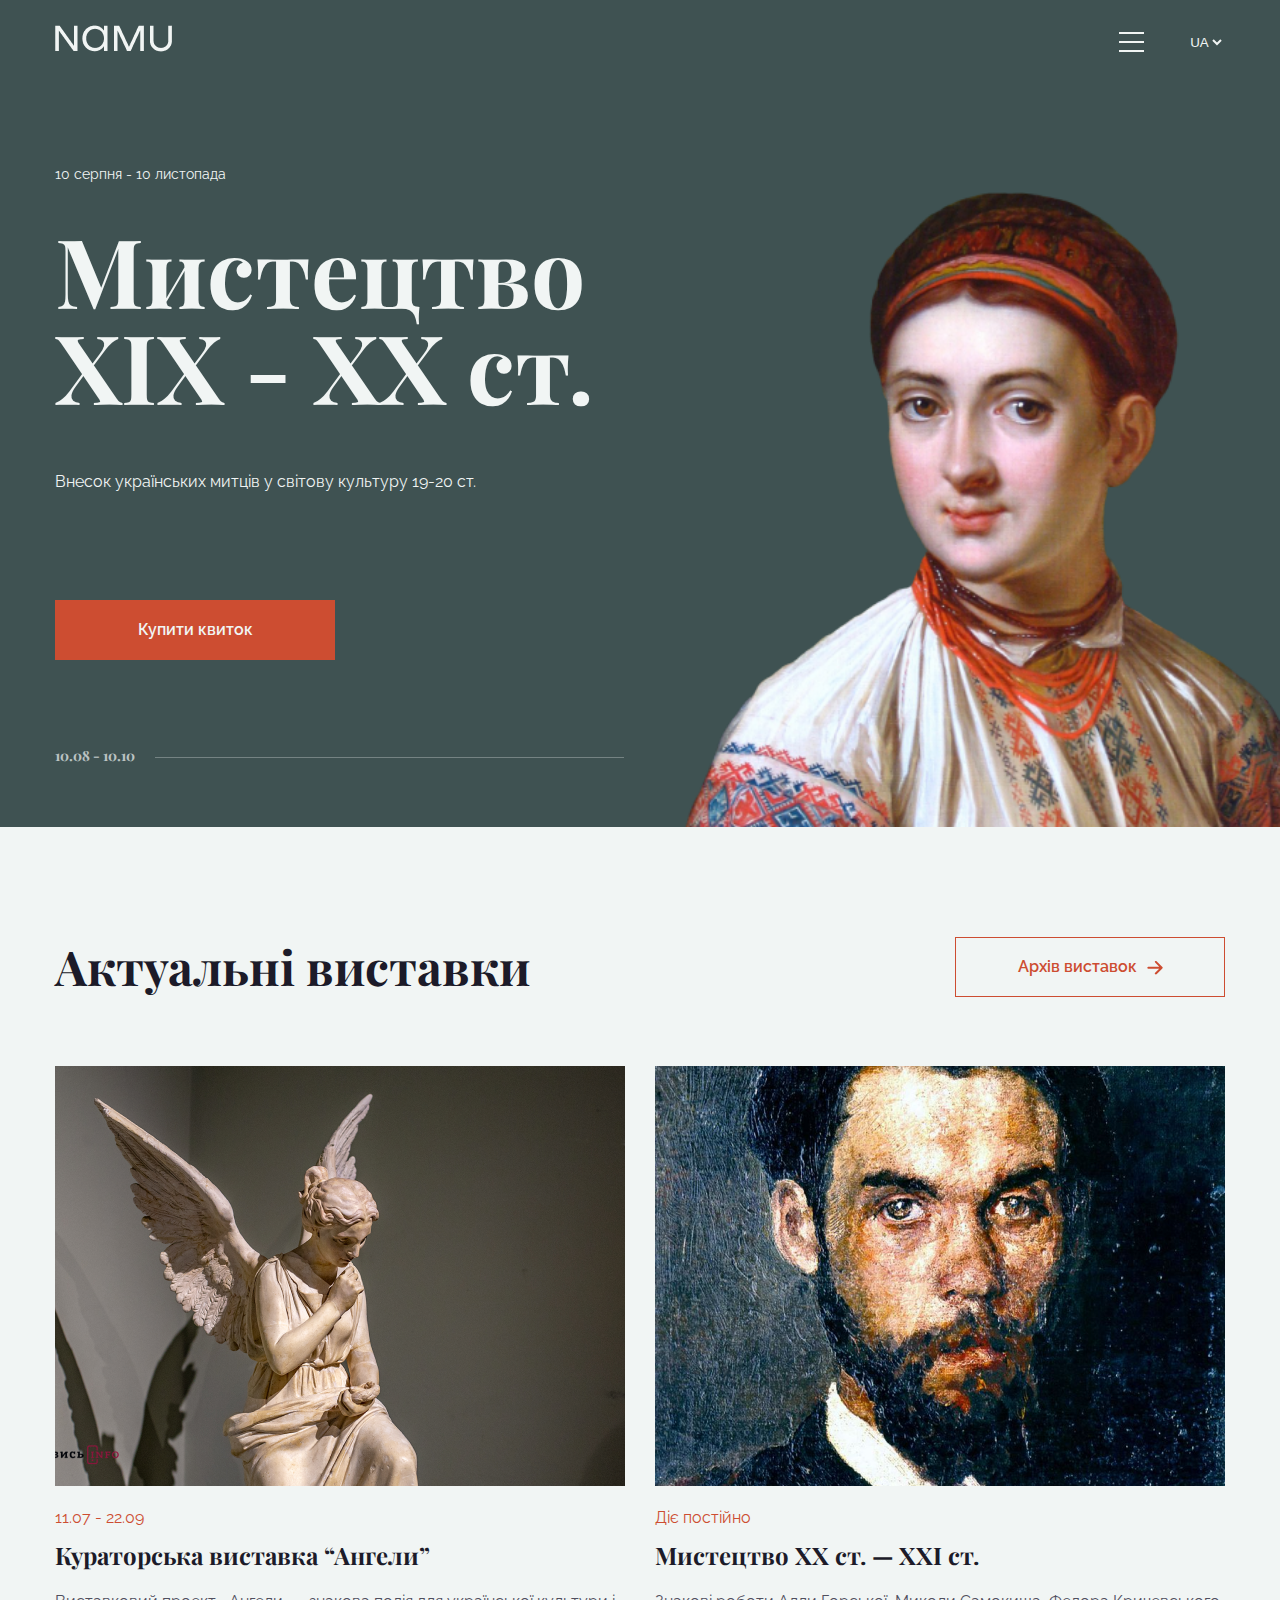
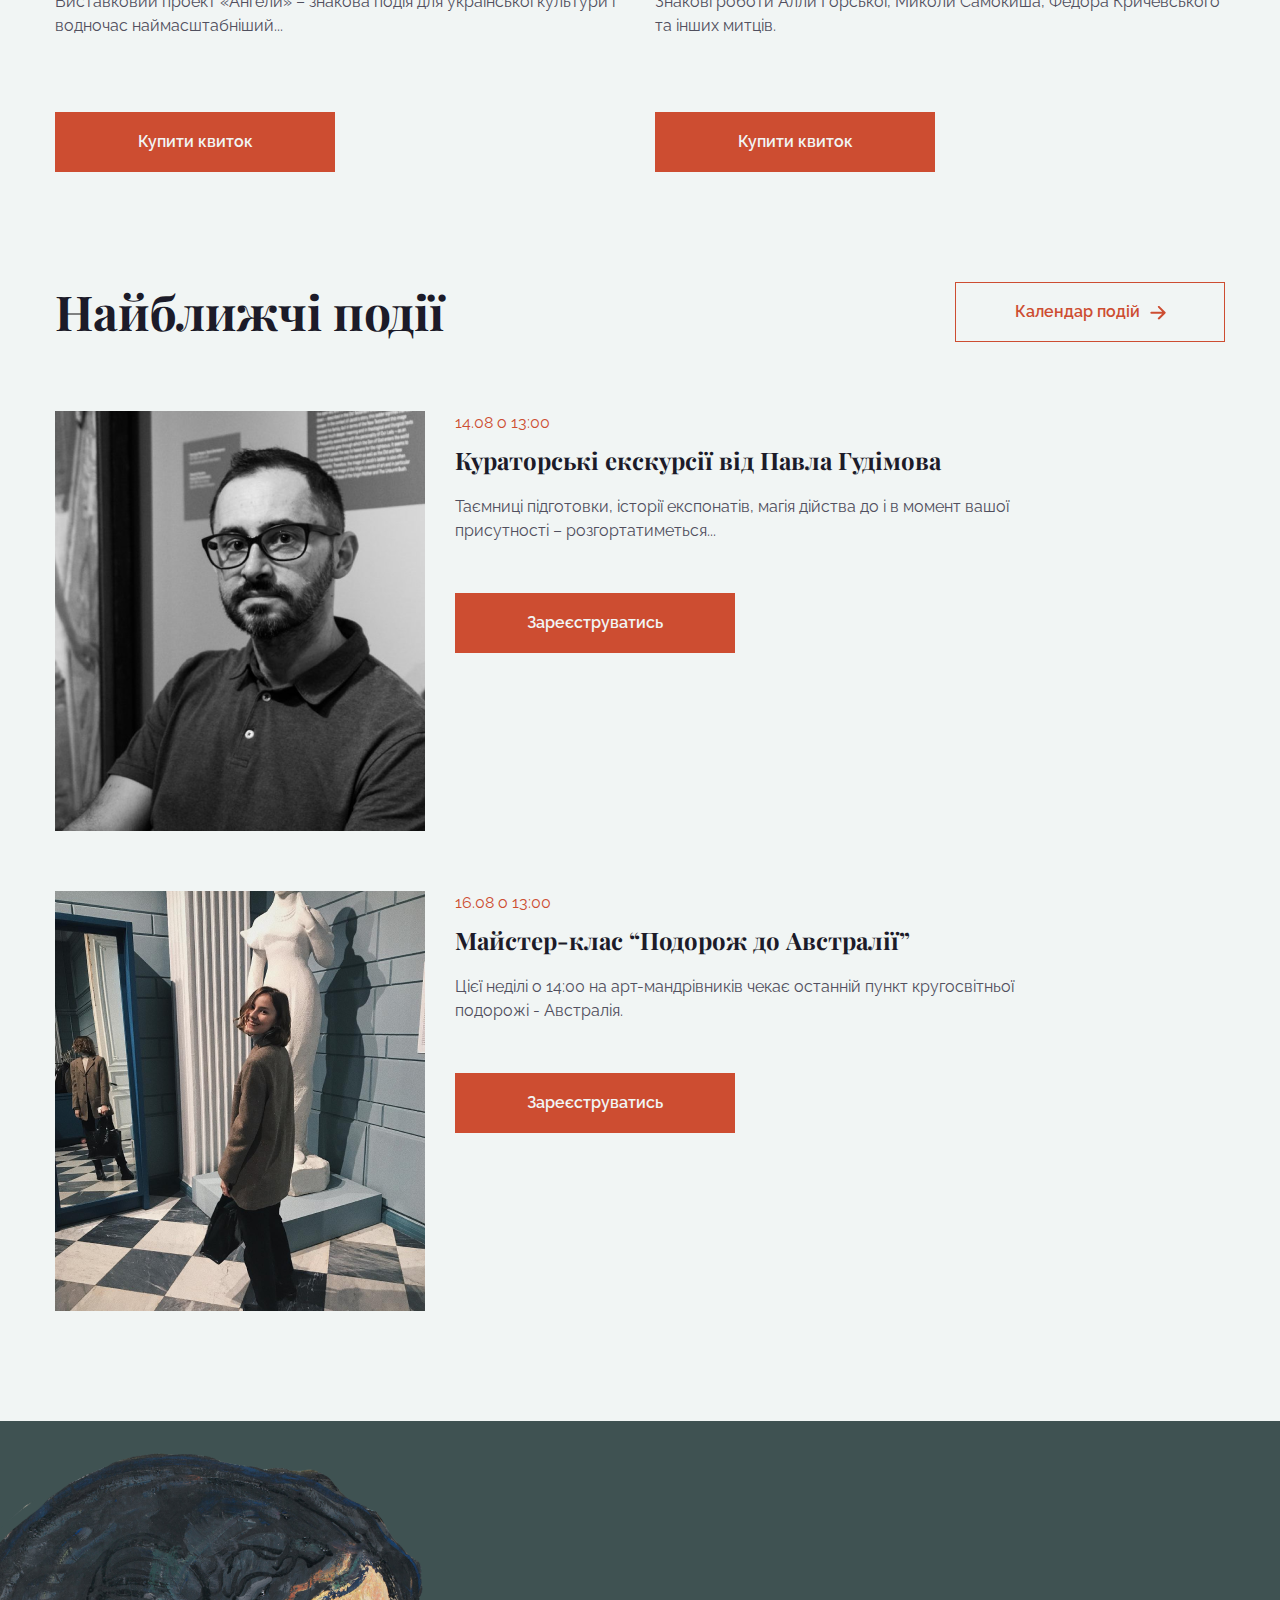
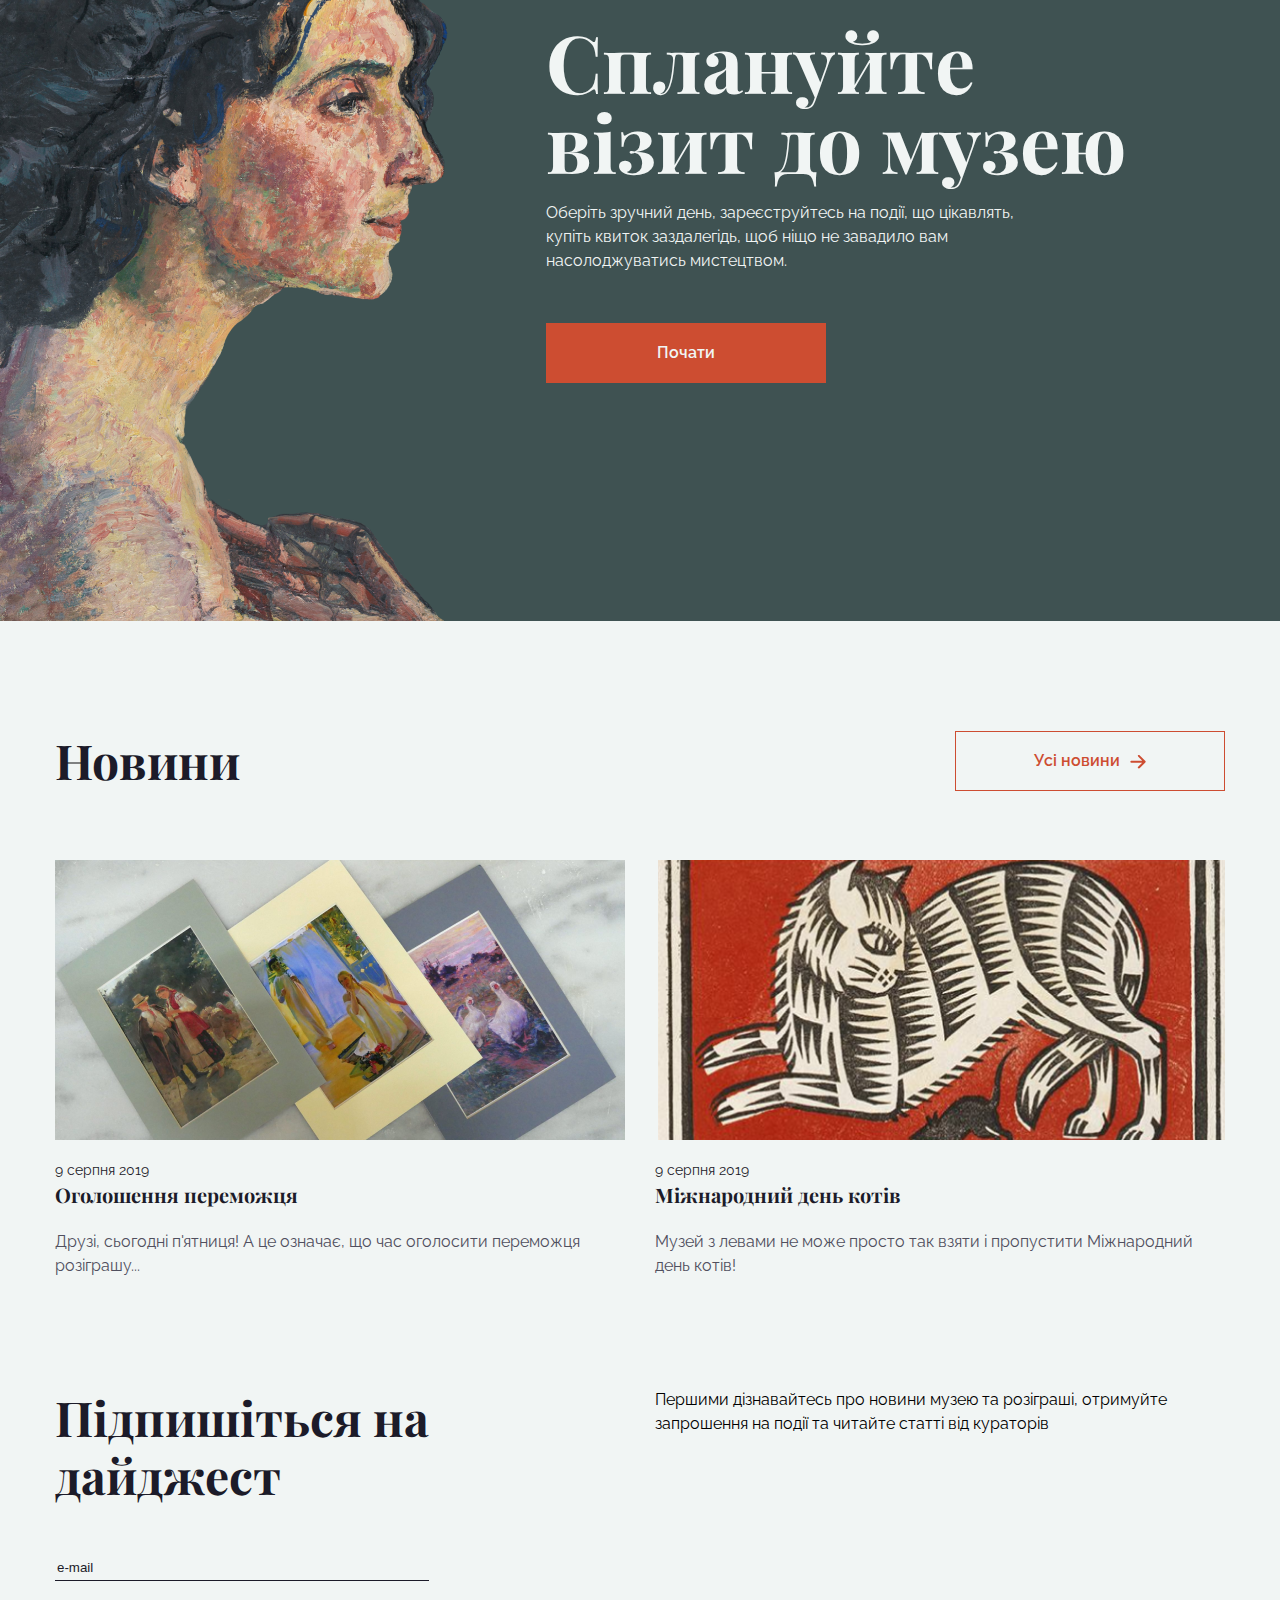
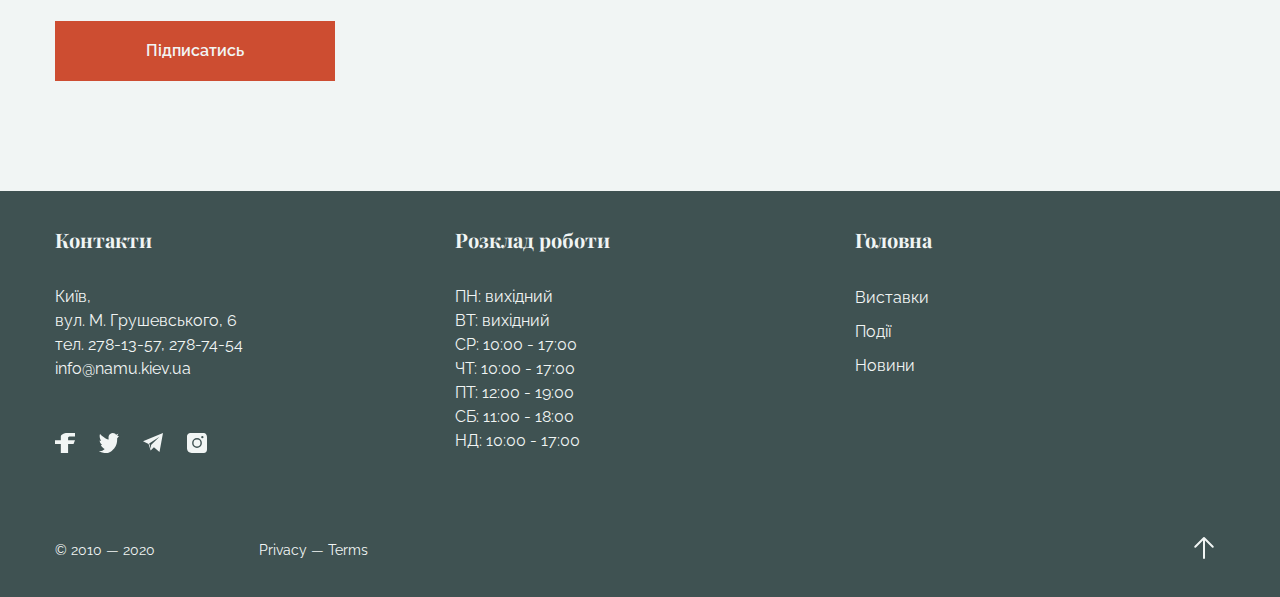
<file: index.html>
<!DOCTYPE html><html lang="en" class="main-page"><head><meta charset="utf-8"><meta name="viewport" content="width=device-width, initial-scale=1.0"><link rel="icon shortcut" type="image/ico" href="favicon.6b5869c2.ico"><link rel="preconnect" href="https://fonts.googleapis.com"><link rel="preconnect" href="https://fonts.gstatic.com"><link href="https://fonts.googleapis.com/css2?family=Playfair+Display:wght@400;500;600;700&display=swap" rel="stylesheet"><link href="https://fonts.googleapis.com/css2?family=Raleway:wght@400;500;600;700&display=swap" rel="stylesheet"><title>NAMU</title><link rel="stylesheet" href="index.b906784b.css"></head><body class="main-page__body"> <header class="header main-page__header main-page__section" id="header"> <div class="header__top"> <a href="#" class="header__logo"> <img src="logo.7ede3a1a.png" alt="NAMU"> </a> <div class="header__icons"> <a href="#menu" class="icon icon--menu"></a> <select class="header__select select"> <option value="ua">UA</option> <option value="en">EN</option> </select> </div> </div> <div class="header__bottom"> <div class="grid"> <div class="grid__item grid__item--1-2 grid__item--desktop-1-3 grid__item--tablet-1-3"> <p class="header__dates"> 10 серпня - 10 листопада </p> </div> <div class="grid__item grid__item--1-2 grid__item--desktop-1-6 grid__item--tablet-1-5"> <h1 class="header__title"> Мистецтво ХІХ - ХХ ст. </h1> </div> <div class="grid__item grid__item--1-2 grid__item--desktop-1-5 grid__item--tablet-1-3"> <p class="header__subtitle"> Внесок українських митців у світову культуру 19-20 ст. </p> </div> <div class="grid__item grid__item--1-2 grid__item--desktop-1-3 grid__item--tablet-1-3"> <a href="https://namu.ua/" target="_blank" class="button button--buy-ticket header__button"> Купити квиток </a> </div> <div class="grid__item grid__item--desktop-1-6"> <div class="header__box"> <div class="header__date"> 10.08 - 10.10 </div> <div class="header__line"></div> </div> </div> <div class="grid__item grid__item--1-2 grid__item--desktop-7-12 grid__item--desktop-row-1-5 grid__item--tablet-2-5"> <div class="header__image"></div> </div> </div> </div> </header> <aside class="main-page__menu menu" id="menu"> <div class="menu__top"> <a href="#" class="menu__logo"> <img src="logo.7ede3a1a.png" alt="NAMU"> </a> <div class="menu__icons"> <select class="menu__select select select--mobile"> <option value="ua">UA</option> <option value="en">EN</option> </select> <a href="#" class="icon icon--cross"></a> <select class="menu__select select"> <option value="ua">UA</option> <option value="en">EN</option> </select> </div> </div> <div class="container"> <div class="grid"> <div class="grid__item grid__item--1-2 grid__item--desktop-1-2 grid__item--tablet-1-2"> <div class="menu__box-first"> <div class="menu__text"> Розклад сьогодні: </div> <div class="menu__time"> 12:00 - 19:00 </div> </div> </div> <div class="grid__item grid__item--1-2 grid__item--desktop-3-6 grid__item--tablet-3-5"> <div class="menu__box-second"> <div class="menu__text"> Адреса: </div> <div class="menu__adress"> Київ, вул. М. Грушевського, 6 </div> </div> </div> <div class="grid__item grid__item--1-2 grid__item--desktop-1-6 grid__item--tablet-1-6"> <ul class="menu__list"> <li class="menu__item"> <a href="#exhibitions" class="menu__link">Актуальні виставки </a> </li> <li class="menu__item"> <a href="#events" class="menu__link">Найближчі події </a> </li> <li class="menu__item"> <a href="#news" class="menu__link">Новини </a> </li> </ul> <div class="menu__line"></div> </div> <div class="grid__item grid__item--1-2 grid__item--desktop-1-3 grid__item--tablet-1-3"> <a href="https://namu.ua/" target="_blank" class="button button--buy-ticket button--pos-center"> Купити квиток </a> </div> <div class="grid__item grid__item--desktop-7-12 grid__item--desktop-row-1-6 grid__item--tablet-2-5"> <div class="menu__image"></div> </div> </div> </div> </aside> <main> <section class="main-page__exhibitions main-page__section" id="exhibitions"> <div class="container"> <div class="exhibitions"> <div class="grid"> <div class="grid__item grid__item--1-2 grid__item--desktop-1-7 grid__item--tablet-1-4"> <h2 class="exhibitions__title main-page__title">Актуальні виставки</h2> </div> <div class="grid__item grid__item--desktop-10-12 grid__item--tablet-5-6"> <div class="exhibitions__button exhibitions__button--tablet"> <a href="https://namu.ua/category/vystavky/" target="_blank" class="button button--exhibitions-archive button--pos-center"> Архів виставок </a> </div> </div> </div> <div class="exhibitions__wrapper"> <div class="grid grid--tablet"> <div class="grid__item grid__item--desktop-1-6 grid__item--tablet-1-3"> <div class="exhibitions__angel"> <div class="exhibitions__img-container"> <img src="Angel.d8c69a05.png" alt="Angel" class="exhibitions__image"> </div> <div class="exhibitions__date"> 11.07 - 22.09 </div> <h3 class="exhibitions__subtitle"> Кураторська виставка “Ангели” </h3> <div class="exhibitions__description"> Виставковий проект «Ангели» – знакова подія для української культури і водночас наймасштабніший... </div> <div class="exhibitions__button"> <a href="https://namu.ua/" target="_blank" class="button button--buy-ticket button--pos-center"> Купити квиток </a> </div> </div> </div> <div class="grid__item grid__item--desktop-7-12 grid__item--tablet-4-6"> <div class="exhibitions__art"> <div class="exhibitions__img-container"> <img src="Art%20XX-XXI.0041329c.png" alt="Art" class="exhibitions__image"> </div> <div class="exhibitions__date"> Діє постійно </div> <h3 class="exhibitions__subtitle"> Мистецтво ХХ ст. — XXI ст. <br> </h3> <p class="exhibitions__description"> Знакові роботи Алли Горської, Миколи Самокиша, Федора Кричевського та інших митців. </p> <div class="exhibitions__button"> <a href="https://namu.ua/" target="_blank" class="button button--buy-ticket button--pos-center"> Купити квиток </a> </div> </div> </div> </div> </div> <div class="exhibitions__button exhibitions__button--mobile"> <a href="https://namu.ua/category/vystavky/" target="_blank" class="button button--exhibitions-archive button--pos-center"> Архів виставок </a> </div> </div> </div> </section> <section class="main-page__events main-page__section" id="events"> <div class="container"> <div class="events"> <div class="grid"> <div class="grid__item grid__item--1-2 grid__item--desktop-1-7 grid__item--tablet-1-4"> <h2 class="events__title main-page__title">Найближчі події</h2> </div> <div class="grid__item grid__item--desktop-10-12 grid__item--tablet-5-6"> <div class="events__button events__button--tablet"> <a href="https://namu.ua/" target="_blank" class="button button--exhibitions-archive"> Календар подій </a> </div> </div> </div> <div class="events__excursion"> <div class="grid grid--tablet"> <div class="grid__item grid__item--desktop-1-4 grid__item--tablet-1-3"> <div class="events__img-container"> <img src="gudimov.54699d17.png" alt="Gudimov" class="events__image"> </div> </div> <div class="grid__item grid__item--desktop-5-10 grid__item--tablet-4-6"> <p class="events__date"> 14.08 о 13:00 </p> <h3 class="events__subtitle"> Кураторські екскурсії від Павла Гудімова </h3> <p class="events__description"> Таємниці підготовки, історії експонатів, магія дійства до і в момент вашої присутності – розгортатиметься... </p> <a href="https://namu.ua/" target="_blank" class="button button--buy-ticket button--pos-center"> Зареєструватись </a> </div> </div> </div> <div class="grid grid--tablet"> <div class="grid__item grid__item--desktop-1-4 grid__item--tablet-1-3"> <div class="events__img-container"> <img src="woman.6009a3cc.png" alt="Art" class="events__image"> </div> </div> <div class="grid__item grid__item--desktop-5-10 grid__item--tablet-4-6"> <div class="events__date"> 16.08 о 13:00 </div> <h3 class="events__subtitle"> Майстер-клас “Подорож до Австралії” </h3> <p class="events__description"> Цієї неділі о 14:00 на арт-мандрівників чекає останній пункт кругосвітньої подорожі - Австралія. </p> <div class="events__button"> <a href="https://namu.ua/" target="_blank" class="button button--buy-ticket button--pos-center"> Зареєструватись </a> </div> </div> </div> <div class="events__button events__button--mobile"> <a href="https://namu.ua/" target="_blank" class="button button--exhibitions-archive button--pos-center"> Календар подій </a> </div> </div> </div> </section> <section class="main-page__section main-page__visit"> <div class="visit"> <div class="grid grid--tablet"> <div class="grid__item grid__item--desktop-1-5"> <div class="visit__img-container"> <img src="woman_visit_block.0d9cdda6.png" alt="visit" class="visit__image"> </div> </div> <div class="grid__item grid__item--desktop-6-12 grid__item--tablet-1-5"> <h2 class="visit__title"> Сплануйте <br> візит до музею </h2> <p class="visit__description"> Оберіть зручний день, зареєструйтесь на події, що цікавлять, купіть квиток заздалегідь, щоб ніщо не завадило вам насолоджуватись мистецтвом. </p> <div class="visit__button"> <a href="https://namu.ua/" target="_blank" class="button button--buy-ticket button--pos-center"> Почати </a> </div> </div> </div> </div> </section> <section class="main-page__news main-page__section" id="news"> <div class="container"> <div class="news"> <div class="grid"> <div class="grid__item grid__item--1-2 grid__item--desktop-1-3 grid__item--tablet-1-2"> <h2 class="main-page__title news__title">Новини</h2> </div> <div class="grid__item grid__item--desktop-10-12 grid__item--tablet-5-6"> <div class="news__button news__button--tablet"> <a href="https://namu.ua/category/novyny/" target="_blank" class="button button--exhibitions-archive"> Усі новини </a> </div> </div> </div> <div class="grid grid--tablet"> <div class="grid__item grid__item--desktop-1-6 grid__item--tablet-1-3"> <div class="news__winners"> <div class="news__img-container"> <img src="winner.83ad84c9.png" alt="winners" class="news__image"> </div> <div class="news__date"> 9 серпня 2019 </div> <h3 class="news__subtitle"> Оголошення переможця </h3> <p class="news__description"> Друзі, сьогодні п'ятниця! А це означає, що час оголосити переможця розіграшу... </p> </div> </div> <div class="grid__item grid__item--desktop-7-12 grid__item--tablet-4-6"> <div class="news__cats"> <div class="news__img-container"> <img src="cat.c6588c4c.png" alt="cats" class="news__image"> </div> <div class="news__date"> 9 серпня 2019 </div> <h3 class="news__subtitle"> Міжнародний день котів </h3> <p class="news__description"> Музей з левами не може просто так взяти і пропустити Міжнародний день котів! </p> </div> </div> </div> <div class="news__button news__button--mobile"> <a href="#header" class="button button--exhibitions-archive button--pos-center"> Усі новини </a> </div> </div> </div> </section> <section class="main-page__digest main-page__section"> <div class="container"> <div class="digest"> <div class="grid grid--tablet"> <div class="grid__item grid__item--desktop-1-6 grid__item--tablet-1-6"> <h2 class="digest__title">Підпишіться на дайджест</h2> </div> <div class="grid__item grid__item--desktop-7-12 grid__item--tablet-1-4"> <p class="digest__description"> Першими дізнавайтесь про новини музею та розіграші, отримуйте запрошення на події та читайте статті від кураторів </p> </div> </div> <div class="grid grid--tablet"> <div class="grid__item grid__item--tablet-1-4"> <form id="form" action="#" method="post" class="digest__form"> <label for="email"> <input id="email" name="email" type="email" placeholder="e-mail" class="digest__field" pattern="[a-z0-9._%+-]+@[a-z0-9.-]+\.[a-z]{2,4}$" autocomplete="email" required> </label> </form> </div> </div> <button form="form" type="submit" class="button button--buy-ticket button--pos-center digest__button"> Підписатись </button> </div> </div> </section> </main> <footer class="footer main-page__footer"> <div class="container"> <div class="footer__content"> <div class="grid"> <div class="grid__item grid__item--1-2 grid__item--desktop-1-4 grid__item--tablet-1-2"> <div class="footer__title">Контакти</div> <div class="footer__contacts"> <div> <a class="footer__adress" href="https://goo.gl/maps/rjNvcXr3vqndRDwH8" target="_blank"> Київ, <br> вул. М. Грушевського, 6 </a> </div> <div> <a class="footer__number" href="tel: 044 278-13-57"> тел. 278-13-57, </a> <a class="footer__number" href="tel: 044 278-74-54"> 278-74-54 </a> </div> <div> <a class="footer__email" href="mailto: info@namu.kiev.ua"> info@namu.kiev.ua </a> </div> </div> <div class="footer__social-media"> <a href="https://www.facebook.com/namu.museum/?locale=uk_UA" target="_blank" class="footer__link"> <img src="facebook.11e6dd8f.svg" alt="facebook" class="footer__icon"> </a> <a href="https://twitter.com/NAMU_120?ref_src=twsrc%5Egoogle%7Ctwcamp%5Eserp%7Ctwgr%5Eauthor" target="_blank" class="footer__link"> <img src="twitter.bb9c922a.svg" alt="twitter" class="footer__icon"> </a> <a href="https://t.me/s/namu_museum120?q=%23NAMU" target="_blank" class="footer__link"> <img src="telegram.6de570a3.svg" alt="telegram" class="footer__icon"> </a> <a href="https://www.instagram.com/namu.museum/" target="_blank" class="footer__link"> <img src="instagram.1e4d9b28.svg" alt="instagram" class="footer__icon"> </a> </div> </div> <div class="grid__item grid__item--1-2 grid__item--desktop-5-8 grid__item--tablet-3-4"> <div class="footer__schedule"> <div class="footer__title">Розклад роботи</div> <div class="footer__schedule-describe"> ПН: вихідний <br> ВТ: вихідний <br> СР: 10:00 - 17:00 <br> ЧТ: 10:00 - 17:00 <br> ПТ: 12:00 - 19:00 <br> СБ: 11:00 - 18:00 <br> НД: 10:00 - 17:00 </div> </div> </div> <div class="grid__item grid__item--1-2 grid__item--desktop-9-12 grid__item--tablet-5-6"> <div class="footer__nav"> <ul class="footer__list"> <li class="footer__item"> <a href="#header" class="footer__link-nav footer__title footer__title--main"> Головна </a> </li> <li class="footer__item"> <a href="#exhibitions" class="footer__link-nav"> Виставки </a> </li> <li class="footer__item"> <a href="#events" class="footer__link-nav"> Події </a> </li> <li class="footer__item"> <a href="#news" class="footer__link-nav"> Новини </a> </li> </ul> </div> </div> </div> <div class="footer__wrapper"> <div class="footer__box"> <div class="footer__copyright"> © 2010 — 2020 </div> <a href="#" class="footer__terms"> Privacy — Terms </a> </div> <button class="footer__arrow"> <a href="#header"> <img src="scroll%20up.06f607fa.svg" alt="UP"> </a> </button> </div> </div> </div> </footer> <script src="index.4cef09f5.js"></script> </body></html>
</file>
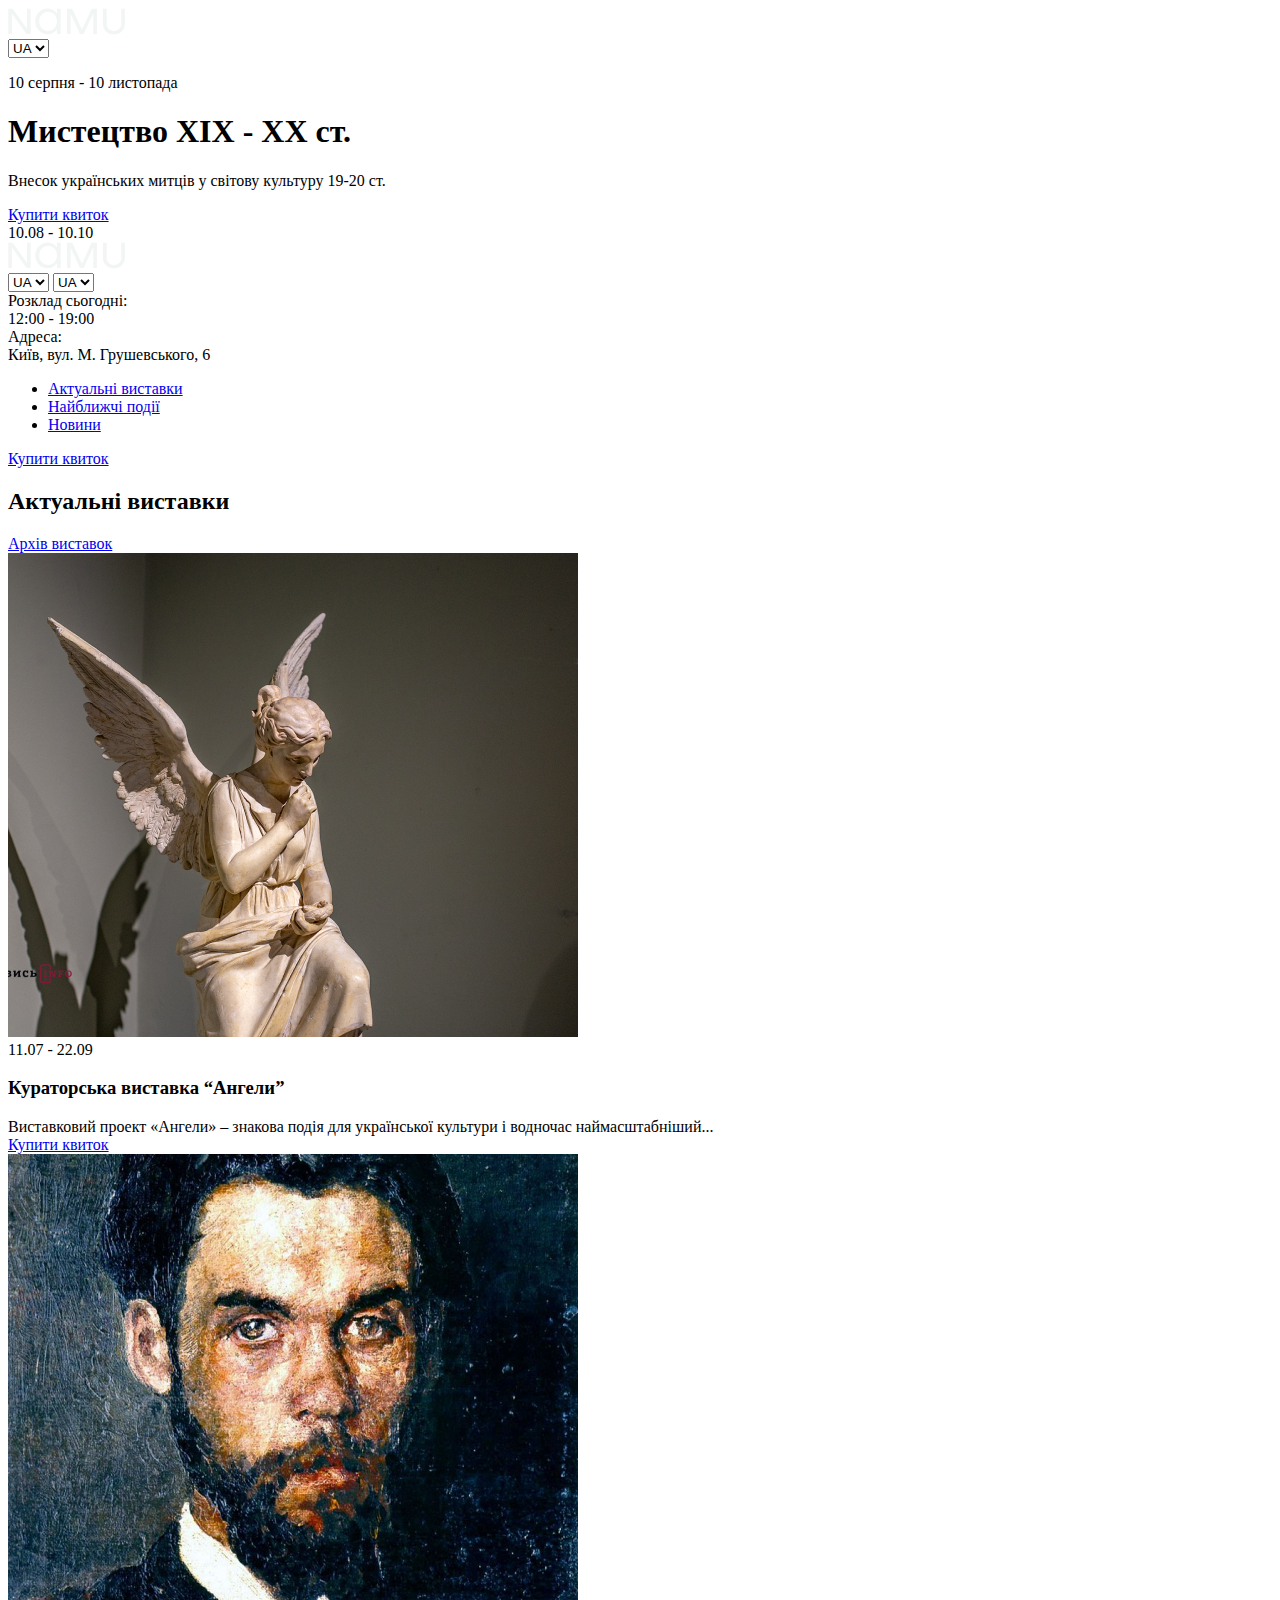
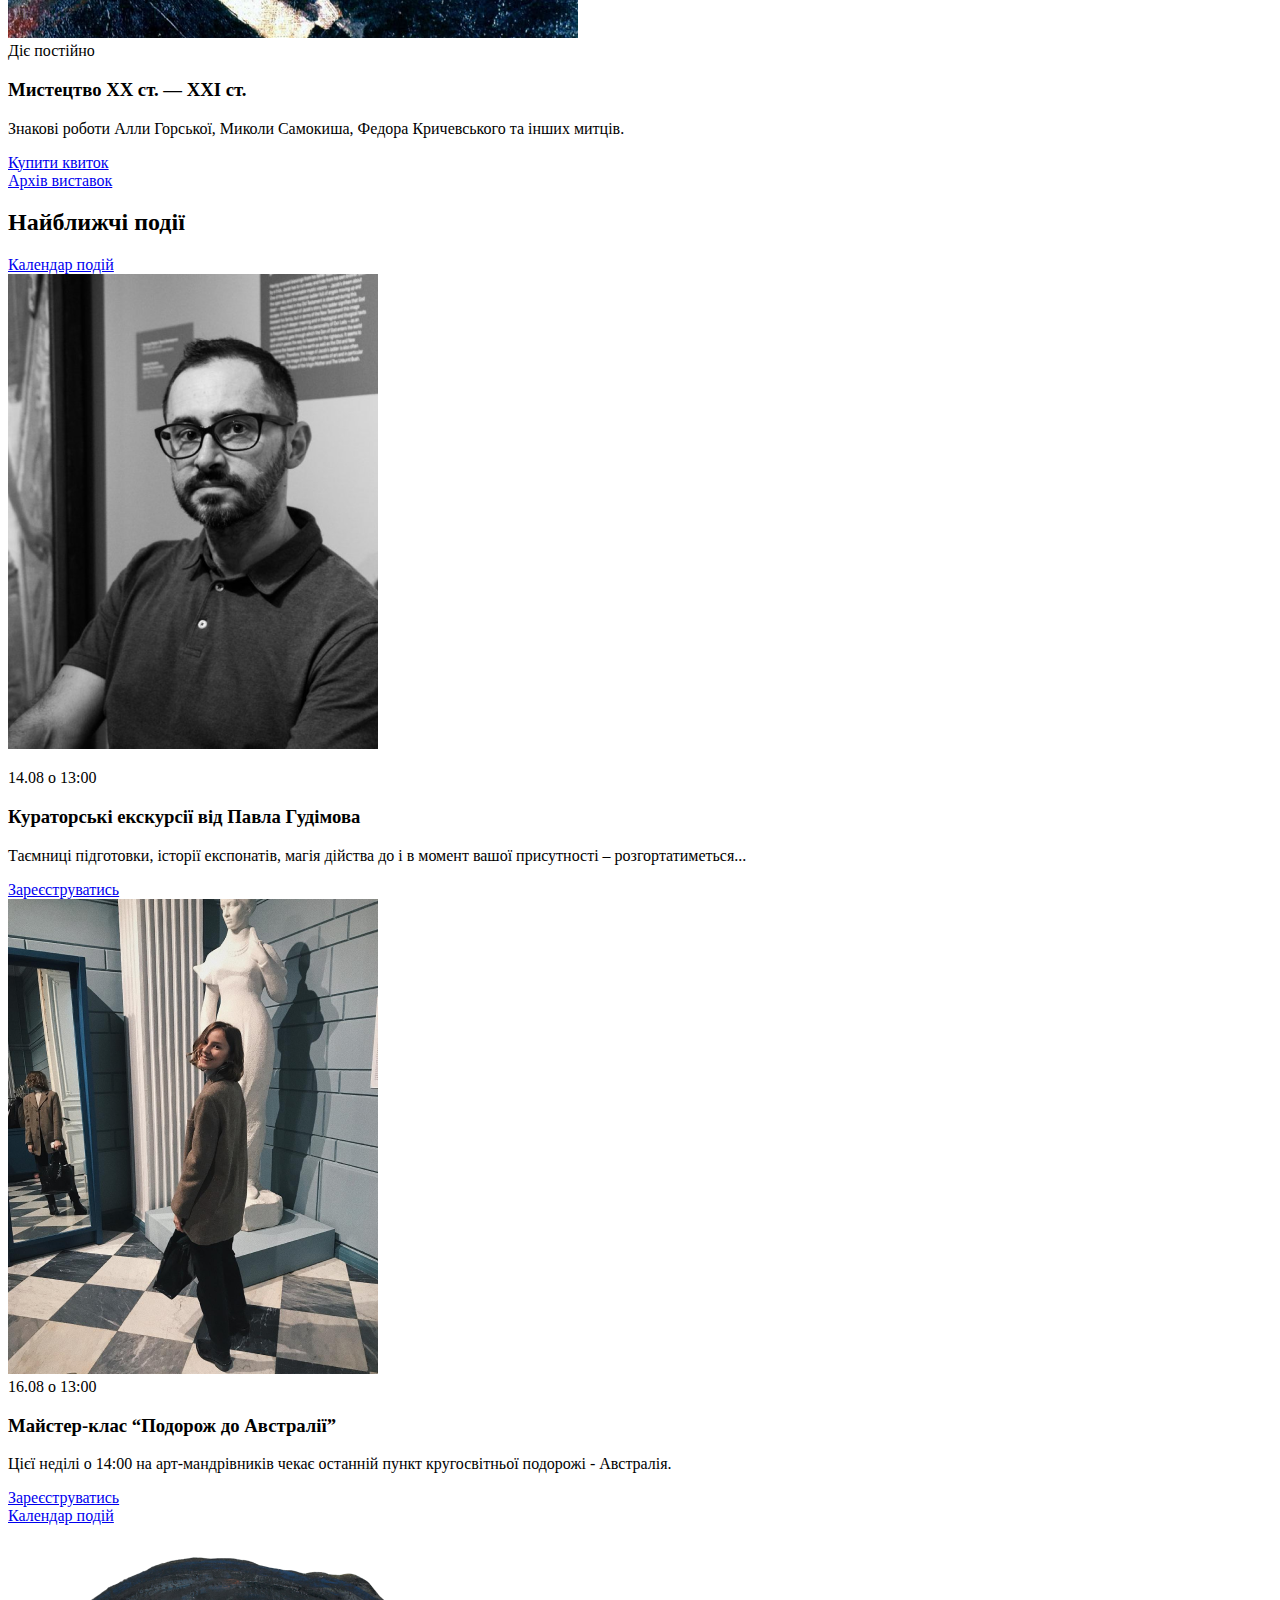
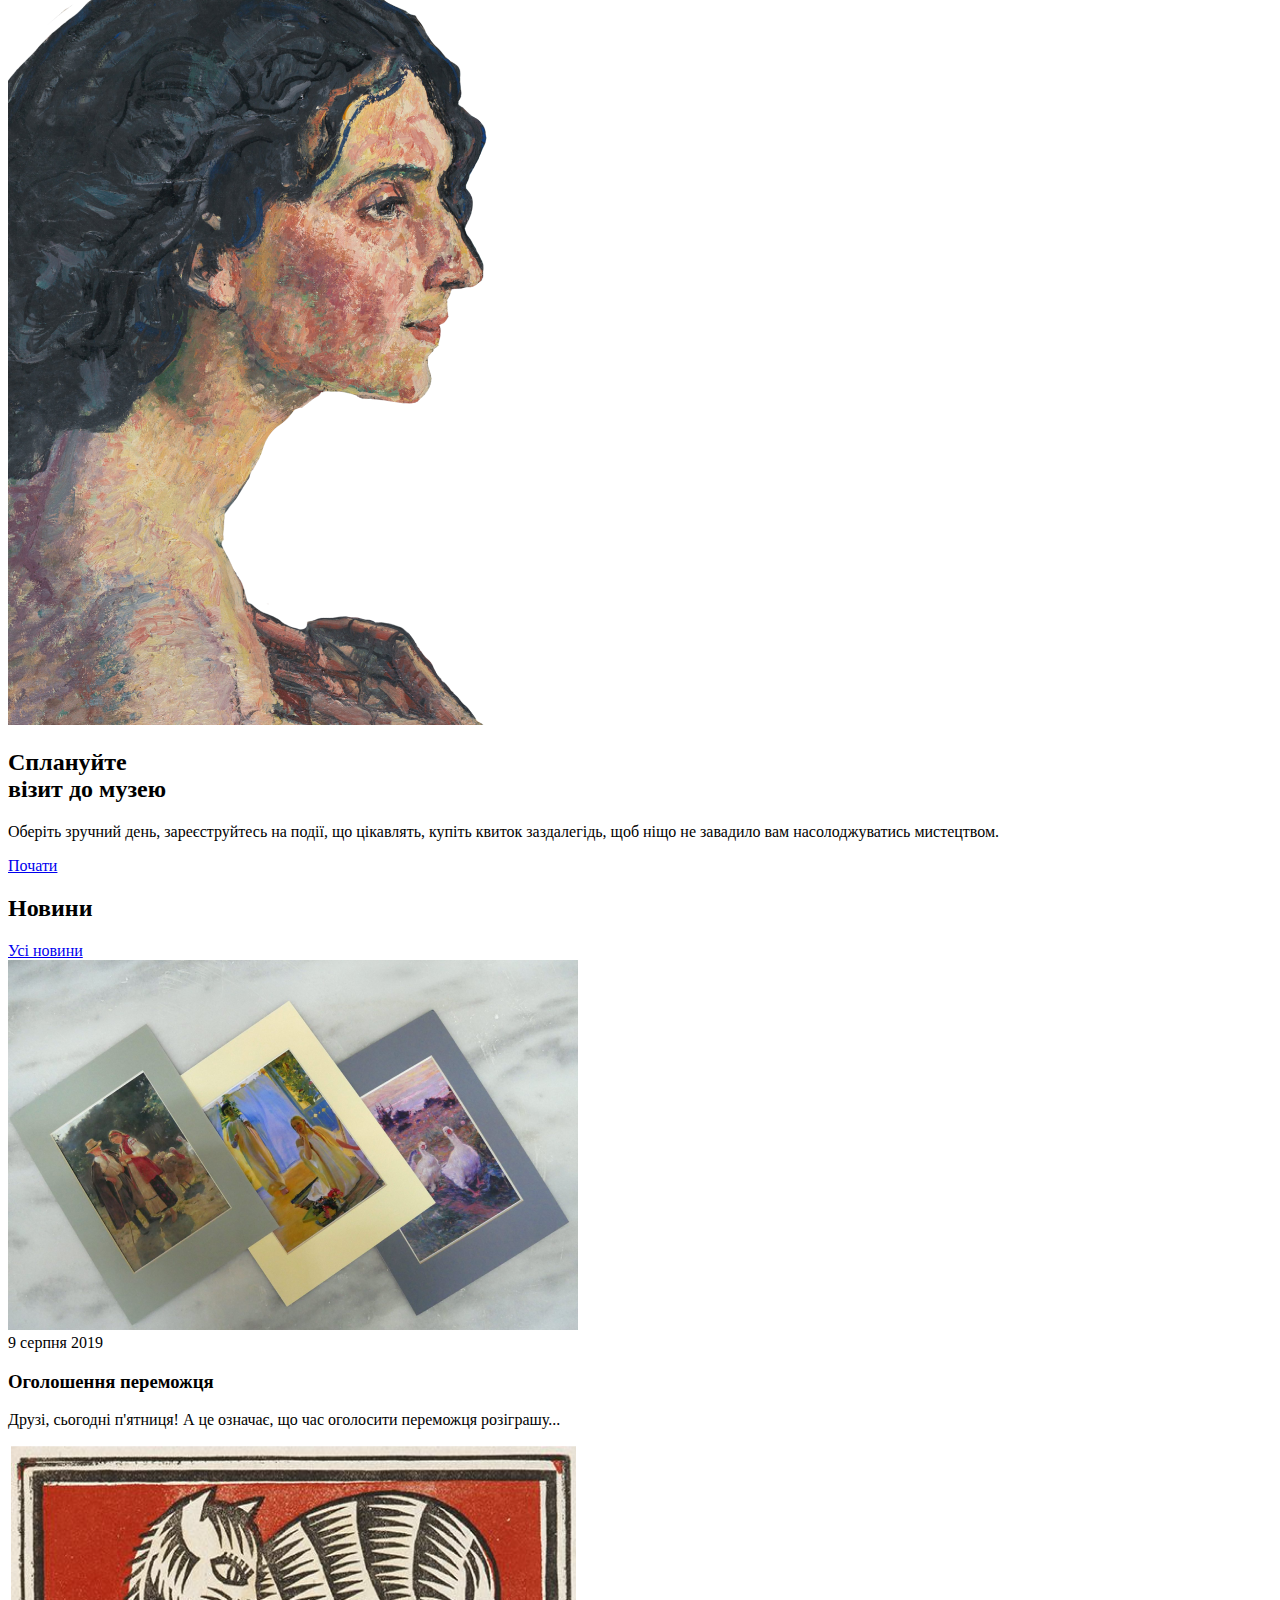
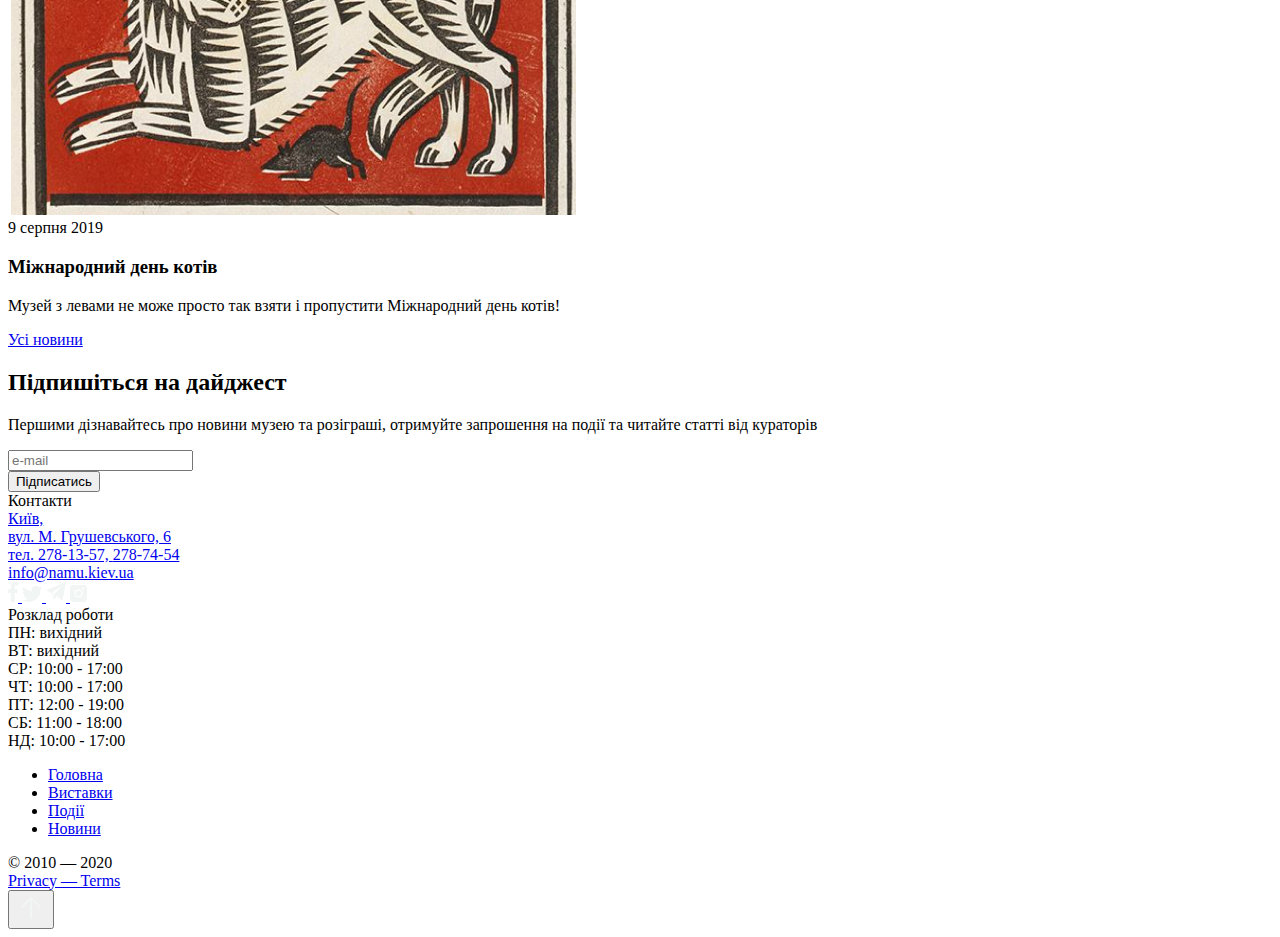
<file: src/index.html>
<!DOCTYPE html>
<html lang="en" class="main-page">
  <head>
    <meta charset="UTF-8">
    <meta
      name="viewport"
      content="width=device-width, initial-scale=1.0">
    <link
      rel="shortcut icon"
      type="image/ico"
      href="./images/favicon.ico">
    <link
      rel="preconnect"
      href="https://fonts.googleapis.com">
    <link
      rel="preconnect"
      href="https://fonts.gstatic.com">
    <link
      href="https://fonts.googleapis.com/css2?family=Playfair+Display:wght@400;500;600;700&display=swap"
      rel="stylesheet">
    <link
      href="https://fonts.googleapis.com/css2?family=Raleway:wght@400;500;600;700&display=swap"
      rel="stylesheet">
    <title>NAMU</title>
    <link rel="stylesheet" href="./styles/main.scss">
  </head>
  <body class="main-page__body">
    <header
      class="main-page__header header main-page__section"
      id="header">
      <div class="header__top">
        <a href="#" class="header__logo">
          <img src="./images/logo.png" alt="NAMU">
        </a>

        <div class="header__icons">
          <a href="#menu" class="icon icon--menu"></a>

          <select class="header__select select">
            <option value="ua">UA</option>
            <option value="en">EN</option>
          </select>
        </div>
      </div>

      <div class="header__bottom">
        <div class="grid">
          <div class="grid__item grid__item--1-2 grid__item--tablet-1-3 grid__item--desktop-1-3">
            <p class="header__dates">
              10 серпня - 10 листопада
            </p>
          </div>

          <div class="grid__item grid__item--1-2 grid__item--tablet-1-5 grid__item--desktop-1-6">
            <h1 class="header__title">
              Мистецтво ХІХ - ХХ ст.
            </h1>
          </div>

          <div class="grid__item grid__item--1-2 grid__item--tablet-1-3 grid__item--desktop-1-5">
            <p class="header__subtitle">
              Внесок українських митців у світову культуру 19-20 ст.
            </p>
          </div>

          <div class="grid__item grid__item--1-2 grid__item--tablet-1-3 grid__item--desktop-1-3">
            <a
              href="https://namu.ua/"
              target="_blank"
              class="
                header__button
                button
                button--buy-ticket">
              Купити квиток
            </a>
          </div>

          <div class="grid__item grid__item--desktop-1-6">
            <div class="header__box">
              <div class="header__date">
                10.08 - 10.10
              </div>

              <div class="header__line"></div>
            </div>
          </div>

          <div class="
            grid__item
            grid__item--1-2
            grid__item--tablet-2-5
            grid__item--desktop-7-12
            grid__item--desktop-row-1-5">
            <div class="header__image"></div>
          </div>
        </div>
      </div>
    </header>

    <aside class="main-page__menu menu" id="menu">
      <div class="menu__top">
        <a href="#" class="menu__logo">
          <img src="./images/logo.png" alt="NAMU">
        </a>

        <div class="menu__icons">
          <select class="menu__select select select--mobile">
            <option value="ua">UA</option>
            <option value="en">EN</option>
          </select>

          <a href="#" class="icon icon--cross"></a>

          <select class="menu__select select">
            <option value="ua">UA</option>
            <option value="en">EN</option>
          </select>
        </div>
      </div>

      <div class="container">
        <div class="grid">
          <div class="grid__item grid__item--1-2 grid__item--tablet-1-2 grid__item--desktop-1-2">
            <div class="menu__box-first">
              <div class="menu__text">
                Розклад сьогодні:
              </div>
              <div class="menu__time">
                12:00 - 19:00
              </div>
            </div>
          </div>

          <div class="grid__item grid__item--1-2 grid__item--tablet-3-5 grid__item--desktop-3-6">
            <div class="menu__box-second">
              <div class="menu__text">
                Адреса:
              </div>
              <div class="menu__adress">
                Київ, вул. М. Грушевського, 6
              </div>
            </div>
          </div>

          <div class="grid__item grid__item--1-2 grid__item--tablet-1-6 grid__item--desktop-1-6">
            <ul class="menu__list">
              <li class="menu__item">
                <a
                  href="#exhibitions"
                  class="menu__link">Актуальні виставки
                </a>
              </li>
              <li class="menu__item">
                <a
                  href="#events"
                  class="menu__link">Найближчі події
                </a>
              </li>
              <li class="menu__item">
                <a
                  href="#news"
                  class="menu__link">Новини
                </a>
              </li>
            </ul>

            <div class="menu__line"></div>
          </div>

          <div class="grid__item grid__item--1-2 grid__item--tablet-1-3 grid__item--desktop-1-3">
            <a
              href="https://namu.ua/"
              target="_blank"
              class="
                button
                button--buy-ticket
                button--pos-center">
              Купити квиток
            </a>
          </div>

          <div class="grid__item grid__item--tablet-2-5 grid__item--desktop-7-12 grid__item--desktop-row-1-6">
            <div class="menu__image"></div>
          </div>
        </div>
      </div>
    </aside>

    <main>
      <section
        class="
          main-page__section
          main-page__exhibitions"
        id="exhibitions">
        <div class="container">
          <div class="exhibitions">
            <div class="grid">
              <div class="grid__item grid__item--1-2 grid__item--tablet-1-4 grid__item--desktop-1-7">
                <h2 class="exhibitions__title main-page__title">Актуальні виставки</h2>
              </div>

              <div class="grid__item grid__item--tablet-5-6 grid__item--desktop-10-12">
                <div class="
                  exhibitions__button
                  exhibitions__button--tablet">
                  <a
                    href="https://namu.ua/category/vystavky/"
                    target="_blank"
                    class="
                      button
                      button--exhibitions-archive
                      button--pos-center">
                    Архів виставок
                  </a>
                </div>
              </div>
            </div>

            <div class="exhibitions__wrapper">
              <div class="grid grid--tablet">
                <div class="grid__item grid__item--tablet-1-3 grid__item--desktop-1-6">
                  <div class="exhibitions__angel">
                    <div class="exhibitions__img-container">
                      <img
                        src="./images/Angel.png"
                        alt="Angel"
                        class="exhibitions__image">
                    </div>

                    <div class="exhibitions__date">
                      11.07 - 22.09
                    </div>

                    <h3 class="exhibitions__subtitle">
                      Кураторська виставка “Ангели”
                    </h3>

                    <div class="exhibitions__description">
                      Виставковий проект «Ангели» – знакова подія для української культури і водночас наймасштабніший...
                    </div>

                    <div class="exhibitions__button">
                      <a
                        href="https://namu.ua/"
                        target="_blank"
                        class="
                          button
                          button--buy-ticket
                          button--pos-center">
                        Купити квиток
                      </a>
                    </div>
                  </div>
                </div>

                <div class="grid__item grid__item--tablet-4-6 grid__item--desktop-7-12">
                  <div class="exhibitions__art">
                    <div class="exhibitions__img-container">
                      <img
                        src="./images/Art XX-XXI.png"
                        alt="Art"
                        class="exhibitions__image">
                    </div>

                    <div class="exhibitions__date">
                      Діє постійно
                    </div>

                    <h3 class="exhibitions__subtitle">
                      Мистецтво ХХ ст. — XXI ст.
                      <br>
                    </h3>

                    <p class="exhibitions__description">
                      Знакові роботи Алли Горської, Миколи Самокиша, Федора Кричевського та інших митців.
                    </p>

                    <div class="exhibitions__button">
                      <a
                        href="https://namu.ua/"
                        target="_blank"
                        class="
                          button
                          button--buy-ticket
                          button--pos-center">
                        Купити квиток
                      </a>
                    </div>
                  </div>
                </div>
              </div>
            </div>

            <div class="
                exhibitions__button
                exhibitions__button--mobile">
              <a
                href="https://namu.ua/category/vystavky/"
                target="_blank"
                class="
                  button
                  button--exhibitions-archive
                  button--pos-center">
                Архів виставок
              </a>
            </div>
          </div>
        </div>
      </section>

      <section class="main-page__section main-page__events" id="events">
        <div class="container">
          <div class="events">
            <div class="grid">
              <div class="grid__item grid__item--1-2 grid__item--tablet-1-4 grid__item--desktop-1-7">
                <h2 class="events__title main-page__title">Найближчі події</h2>
              </div>

              <div class="grid__item grid__item--tablet-5-6 grid__item--desktop-10-12">
                <div class="
                  events__button
                  events__button--tablet">
                  <a
                    href="https://namu.ua/"
                    target="_blank"
                    class="
                      button
                      button--exhibitions-archive">
                    Календар подій
                  </a>
                </div>
              </div>
            </div>

            <div class="events__excursion">
              <div class="grid grid--tablet">
                <div class="grid__item grid__item--tablet-1-3 grid__item--desktop-1-4">
                  <div class="events__img-container">
                    <img
                      src="./images/gudimov.png"
                      alt="Gudimov"
                      class="events__image">
                  </div>
                </div>

                <div class="grid__item grid__item--tablet-4-6 grid__item--desktop-5-10">
                  <p class="events__date">
                    14.08 о 13:00
                  </p>

                  <h3 class="events__subtitle">
                    Кураторські екскурсії від Павла Гудімова
                  </h3>

                  <p class="events__description">
                    Таємниці підготовки, історії експонатів, магія дійства до і в момент вашої присутності –
                    розгортатиметься...
                  </p>

                  <a
                    href="https://namu.ua/"
                    target="_blank"
                    class="
                      button
                      button--buy-ticket
                      button--pos-center">
                    Зареєструватись
                  </a>
                </div>
              </div>
            </div>

            <div class="grid grid--tablet">
              <div class="grid__item grid__item--tablet-1-3 grid__item--desktop-1-4">
                <div class="events__img-container">
                  <img
                    src="./images/woman.png"
                    alt="Art"
                    class="events__image">
                </div>
              </div>

              <div class="grid__item grid__item--tablet-4-6 grid__item--desktop-5-10">
                <div class="events__date">
                  16.08 о 13:00
                </div>

                <h3 class="events__subtitle">
                  Майстер-клас “Подорож до Австралії”
                </h3>

                <p class="events__description">
                  Цієї неділі о 14:00 на арт-мандрівників чекає останній пункт кругосвітньої подорожі - Австралія.
                </p>

                <div class="events__button">
                  <a
                    href="https://namu.ua/"
                    target="_blank"
                    class="
                      button
                      button--buy-ticket
                      button--pos-center">
                    Зареєструватись
                  </a>
                </div>
              </div>
            </div>

            <div class="
              events__button
              events__button--mobile">
              <a
                href="https://namu.ua/"
                target="_blank"
                class="
                  button
                  button--exhibitions-archive
                  button--pos-center">
                Календар подій
              </a>
            </div>
          </div>
        </div>
      </section>

      <section class="main-page__section main-page__visit">
        <div class="visit">
          <div class="grid grid--tablet">
            <div class="grid__item grid__item--desktop-1-5">
              <div class="visit__img-container">
                <img
                  src="./images/woman_visit_block.png"
                  alt="visit"
                  class="visit__image">
              </div>
            </div>

            <div class="grid__item grid__item--tablet-1-5 grid__item--desktop-6-12">
              <h2 class="visit__title">
                Сплануйте
                <br>
                візит до музею
              </h2>

              <p class="visit__description">
                Оберіть зручний день, зареєструйтесь на події, що цікавлять, купіть квиток заздалегідь, щоб ніщо не
                завадило вам насолоджуватись мистецтвом.
              </p>

              <div class="visit__button">
                <a
                  href="https://namu.ua/"
                  target="_blank"
                  class="
                    button
                    button--buy-ticket
                    button--pos-center">
                  Почати
                </a>
              </div>
            </div>
          </div>
        </div>
      </section>

      <section class="main-page__section main-page__news" id="news">
        <div class="container">
          <div class="news">
            <div class="grid">
              <div class="grid__item grid__item--1-2 grid__item--tablet-1-2 grid__item--desktop-1-3">
                <h2 class="news__title main-page__title">Новини</h2>
              </div>

              <div class="grid__item grid__item--tablet-5-6 grid__item--desktop-10-12">
                <div class="
                  news__button
                  news__button--tablet">
                  <a
                    href="https://namu.ua/category/novyny/"
                    target="_blank"
                    class="
                      button
                      button--exhibitions-archive">
                    Усі новини
                  </a>
                </div>
              </div>
            </div>

            <div class="grid grid--tablet">
              <div class="grid__item grid__item--tablet-1-3 grid__item--desktop-1-6">
                <div class="news__winners">
                  <div class="news__img-container">
                    <img
                      src="./images/winner.png"
                      alt="winners"
                      class="news__image">
                  </div>

                  <div class="news__date">
                    9 серпня 2019
                  </div>

                  <h3 class="news__subtitle">
                    Оголошення переможця
                  </h3>

                  <p class="news__description">
                    Друзі, сьогодні п'ятниця! А це означає, що час оголосити переможця розіграшу...
                  </p>
                </div>
              </div>

              <div class="grid__item grid__item--tablet-4-6 grid__item--desktop-7-12">
                <div class="news__cats">
                  <div class="news__img-container">
                    <img
                      src="./images/cat.png"
                      alt="cats"
                      class="news__image">
                  </div>

                  <div class="news__date">
                    9 серпня 2019
                  </div>

                  <h3 class="news__subtitle">
                    Міжнародний день котів
                  </h3>

                  <p class="news__description">
                    Музей з левами не може просто так взяти і пропустити Міжнародний день котів!
                  </p>
                </div>
              </div>
            </div>

            <div class="
              news__button
              news__button--mobile">
              <a
                href="#header"
                class="
                  button
                  button--exhibitions-archive
                  button--pos-center">
                Усі новини
              </a>
            </div>
          </div>
        </div>
      </section>

      <section class="main-page__section main-page__digest">
        <div class="container">
          <div class="digest">
            <div class="grid grid--tablet">
              <div class="grid__item grid__item--tablet-1-6 grid__item--desktop-1-6">
                <h2 class="digest__title">Підпишіться на дайджест</h2>
              </div>

              <div class="grid__item grid__item--tablet-1-4 grid__item--desktop-7-12">
                <p class="digest__description">
                  Першими дізнавайтесь про новини музею та розіграші, отримуйте запрошення на події та читайте статті
                  від кураторів
                </p>
              </div>
            </div>

            <div class="grid grid--tablet">
              <div class="grid__item grid__item--tablet-1-4">
                <form
                  id="form"
                  action="#"
                  method="post"
                  class="digest__form">
                  <label for="email">
                    <input
                      id="email"
                      name="email"
                      type="email"
                      placeholder="e-mail"
                      class="digest__field"
                      pattern="[a-z0-9._%+-]+@[a-z0-9.-]+\.[a-z]{2,4}$"
                      autocomplete="email"
                      required>
                  </label>
                </form>
              </div>
            </div>

            <button
              form="form"
              type="submit"
              class="
                digest__button
                button
                button--buy-ticket
                button--pos-center">
              Підписатись
            </button>
          </div>
        </div>
      </section>
    </main>

    <footer class="main-page__footer footer">
      <div class="container">
        <div class="footer__content">
          <div class="grid">
            <div class="grid__item grid__item--1-2 grid__item--tablet-1-2 grid__item--desktop-1-4">
              <div class="footer__title">Контакти</div>
              <div class="footer__contacts">
                <div>
                  <a
                    class="footer__adress"
                    href="https://goo.gl/maps/rjNvcXr3vqndRDwH8"
                    target="_blank">
                    Київ,
                    <br>
                    вул. М. Грушевського, 6
                  </a>
                </div>

                <div>
                  <a
                    class="footer__number"
                    href="tel: 044 278-13-57">
                    тел. 278-13-57,
                  </a>
                  <a
                    class="footer__number"
                    href="tel: 044 278-74-54">
                    278-74-54
                  </a>
                </div>
                <div>
                  <a
                    class="footer__email"
                    href="mailto: info@namu.kiev.ua">
                    info@namu.kiev.ua
                  </a>
                </div>
              </div>

              <div class="footer__social-media">
                <a
                  href="https://www.facebook.com/namu.museum/?locale=uk_UA"
                  target="_blank"
                  class="footer__link">
                  <img
                    src="./images/facebook.svg"
                    alt="facebook"
                    class="footer__icon">
                </a>

                <a
                  href="https://twitter.com/NAMU_120?ref_src=twsrc%5Egoogle%7Ctwcamp%5Eserp%7Ctwgr%5Eauthor"
                  target="_blank"
                  class="footer__link">
                  <img
                    src="./images/twitter.svg"
                    alt="twitter"
                    class="footer__icon">
                </a>

                <a
                  href="https://t.me/s/namu_museum120?q=%23NAMU"
                  target="_blank"
                  class="footer__link">
                  <img
                    src="./images/telegram.svg"
                    alt="telegram"
                    class="footer__icon">
                </a>

                <a
                  href="https://www.instagram.com/namu.museum/"
                  target="_blank"
                  class="footer__link">
                  <img
                    src="./images/instagram.svg"
                    alt="instagram"
                    class="footer__icon">
                </a>
              </div>
            </div>

            <div class="grid__item grid__item--1-2 grid__item--tablet-3-4 grid__item--desktop-5-8">
              <div class="footer__schedule">
                <div class="footer__title">Розклад роботи</div>
                <div class="footer__schedule-describe">
                  ПН: вихідний <br>
                  ВТ: вихідний <br>
                  СР: 10:00 - 17:00 <br>
                  ЧТ: 10:00 - 17:00 <br>
                  ПТ: 12:00 - 19:00 <br>
                  СБ: 11:00 - 18:00 <br>
                  НД: 10:00 - 17:00
                </div>
              </div>
            </div>

            <div class="grid__item grid__item--1-2 grid__item--tablet-5-6 grid__item--desktop-9-12">
              <div class="footer__nav">
                <ul class="footer__list">
                  <li class="footer__item">
                    <a
                      href="#header"
                      class="
                        footer__link-nav
                        footer__title
                        footer__title--main">
                      Головна
                    </a>
                  </li>
                  <li class="footer__item">
                    <a
                      href="#exhibitions"
                      class="footer__link-nav">
                      Виставки
                    </a>
                  </li>
                  <li class="footer__item">
                    <a
                      href="#events"
                      class="footer__link-nav">
                      Події
                    </a>
                  </li>
                  <li class="footer__item">
                    <a
                      href="#news"
                      class="footer__link-nav">
                      Новини
                    </a>
                  </li>
                </ul>
              </div>
            </div>
          </div>

          <div class="footer__wrapper">
            <div class="footer__box">
              <div class="footer__copyright">
                © 2010 — 2020
              </div>

              <a
                href="#"
                class="footer__terms">
                Privacy — Terms
              </a>
            </div>

            <button class="footer__arrow">
              <a href="#header">
                <img
                  src="./images/scroll up.svg"
                  alt="UP">
              </a>
            </button>
          </div>
        </div>
      </div>
    </footer>
    <script type="text/javascript" src="scripts/main.js"></script>
  </body>
</html>
</file>
<file: index.b906784b.css>
.main-page{scroll-behavior:smooth;background-color:#f1f5f4;font-family:Raleway,sans-serif;font-size:16px;font-weight:400;line-height:24px}.main-page__body{box-sizing:border-box;margin:0}.main-page__body--with-menu{overflow:hidden}.main-page__menu{opacity:0;pointer-events:none;transition:translate .3s linear,opacity .3s linear;position:fixed;top:0;left:0;right:0;overflow:auto;transform:translate(-100%)}.main-page__menu:target{opacity:1;pointer-events:all;transform:translate(0)}.main-page__section{margin-bottom:90px}@media (min-width:640px){.main-page__section{margin-bottom:105px}}@media (min-width:1020px){.main-page__section{margin-bottom:110px}}.main-page__title{color:#1c1b29;margin:0 0 60px;font-family:Playfair Display,serif;font-size:28px;font-weight:700;line-height:35px}@media (min-width:640px){.main-page__title{margin:0 0 75px;font-size:36px;font-weight:700;line-height:48px}}@media (min-width:1020px){.main-page__title{margin:0 0 71px;font-size:48px;font-weight:700;line-height:58px}}.main-page__visit{background-color:#3f5252}.header{background-color:#3f5252;height:100%;position:relative;overflow:hidden}.header__top{box-sizing:border-box;-ms-flex-direction:row;flex-direction:row;-ms-flex-pack:justify;justify-content:space-between;-ms-flex-align:center;align-items:center;margin-bottom:50px;padding:20px;display:-ms-flexbox;display:flex}@media (min-width:640px){.header__top{margin-bottom:90px;padding:25px 40px}}@media (min-width:1020px){.header__top{margin-bottom:80px;padding:25px 55px}}.header__icons{display:-ms-flexbox;display:flex}.header__bottom{color:#f1f5f4;padding:0 20px}@media (min-width:640px){.header__bottom{padding:0 40px}}@media (min-width:1020px){.header__bottom{padding:0 0 0 55px}}.header__dates{margin:0 0 10px;font-size:14px;font-weight:400;line-height:20px}.header__title{margin:0 0 30px;font-family:Playfair Display,serif;font-size:48px;font-weight:700;line-height:48px}@media (min-width:640px){.header__title{margin:0 0 20px;font-size:72px;font-weight:700;line-height:72px}}@media (min-width:1020px){.header__title{font-size:72px;font-weight:700;line-height:72px}}@media (min-width:1280px){.header__title{margin:0 0 30px;font-size:96px;font-weight:700;line-height:96px}}.header__subtitle{margin:0 0 40px}@media (min-width:640px){.header__subtitle{margin:0 0 50px}}@media (min-width:1280px){.header__subtitle{margin:0 0 80px}}@media (min-width:1020px){.header__button{margin:0 0 60px}}.header__box{-ms-flex-direction:row;flex-direction:row;-ms-flex-pack:start;justify-content:flex-start;-ms-flex-align:start;align-items:flex-start;margin-bottom:35px;display:-ms-flexbox;display:flex}.header__date{display:none}@media (min-width:640px){.header__date{display:none}}@media (min-width:1020px){.header__date{opacity:.7;white-space:nowrap;margin-right:20px;font-family:Playfair Display,serif;font-size:14px;font-weight:700;line-height:18px;display:block}}.header__line{display:none}@media (min-width:640px){.header__line{display:none}}@media (min-width:1020px){.header__line{opacity:.3;border-bottom:1px solid #f1f5f4;width:469px;padding-bottom:10px;display:block}}.header__logo{transition:all .3s}.header__logo:hover{filter:drop-shadow(3px 5px 2px rgba(0,0,0,.4));transform:scale(1.1)}.header__image{background-image:url(header-img.37ba44bc.png);background-position:50%;background-repeat:no-repeat;background-size:cover;width:245px;height:273px;margin:0 auto}@media (min-width:640px){.header__image{width:443px;height:494px}}@media (min-width:1020px){.header__image{width:525px;height:563px}}@media (min-width:1280px){.header__image{width:625px;height:663px}}.menu{color:#f1f5f4;box-sizing:border-box;background-color:#3f5252;height:100vh;font-family:Raleway,sans-serif}.menu__top{box-sizing:border-box;-ms-flex-direction:row;flex-direction:row;-ms-flex-pack:justify;justify-content:space-between;-ms-flex-align:center;align-items:center;margin-bottom:10px;padding:20px;display:-ms-flexbox;display:flex}@media (min-width:640px){.menu__top{margin-bottom:15px;padding:25px 40px}}@media (min-width:1020px){.menu__top{margin-bottom:15px;padding:25px 55px}}.menu__logo{transition:all .3s}.menu__logo:hover{filter:drop-shadow(3px 5px 2px rgba(0,0,0,.4));transform:scale(1.1)}.menu__icons{display:-ms-flexbox;display:flex}.menu__box-first{margin-bottom:20px}@media (min-width:640px){.menu__box-first{margin-bottom:0}}@media (min-width:1020px){.menu__box-first{margin-bottom:0}}.menu__box-second{margin-bottom:40px}@media (min-width:640px){.menu__box-second{margin-bottom:0}}.menu__text{font-size:14px;font-weight:400;line-height:20px}.menu__time,.menu__adress{font-weight:600}.menu__list{margin-bottom:40px;list-style:none}@media (min-width:640px){.menu__list{margin:50px 0}}@media (min-width:1020px){.menu__list{margin-bottom:50px}}.menu__item{margin:0 0 20px}.menu__item:last-child{margin-bottom:0}@media (min-width:640px){.menu__item{margin-bottom:20px}}@media (min-width:1020px){.menu__item{margin-bottom:30px}}.menu__link{color:#f1f5f4;border-bottom:1px solid transparent;font-family:Playfair Display,serif;font-size:20px;font-weight:700;line-height:30px;text-decoration:none;transition:border-color .3s}.menu__link:hover{border-color:#f1f5f4}@media (min-width:640px){.menu__link{font-size:48px;font-weight:700;line-height:58px}}@media (min-width:1020px){.menu__link{font-size:48px;font-weight:700;line-height:58px}}.menu__line{box-sizing:border-box;border-bottom:1px solid #f1f5f4;width:100%;margin-bottom:40px}@media (min-width:640px){.menu__line{margin-bottom:50px}}@media (min-width:1020px){.menu__line{margin-bottom:50px}}.menu__image{background-image:url(img_menu.6d2b7235.png);background-position:50%;background-repeat:no-repeat;background-size:cover;display:none}@media (min-width:640px){.menu__image{width:422px;height:466px;display:block}}@media (min-width:1020px){.menu__image{width:624px;height:697px}}.icon{width:25px;height:20px;display:block}.icon--menu{background-image:url(menu-burger.fbe79bf9.svg);transition:all .3s}.icon--menu:hover{filter:drop-shadow(3px 5px 2px rgba(0,0,0,.4));transform:scale(1.1)}.icon--cross{background-image:url(cross.39bf405a.svg);background-position:50%;background-repeat:no-repeat;background-size:cover;width:20px;height:20px;transition:all .3s;display:block}.icon--cross:hover{filter:drop-shadow(3px 5px 2px rgba(0,0,0,.4));transform:scale(1.1)}@media (min-width:640px){.icon--cross{width:25px;height:20px}}@media (min-width:1020px){.icon--cross{width:25px;height:20px}}.select{color:#f1f5f4;text-align:center;cursor:pointer;background-color:#3f5252;border:none;outline:none;font-weight:500;transition:all .3s}.select:hover{filter:drop-shadow(3px 5px 2px rgba(0,0,0,.4));transform:scale(1.1)}@media (min-width:280px){.select{display:none}}@media (min-width:640px){.select{margin-left:42px;display:block}}.select--mobile{margin-right:30px;display:block}@media (min-width:640px){.select--mobile{display:none}}.button{text-align:center;cursor:pointer;box-sizing:border-box;-ms-flex-direction:row;flex-direction:row;-ms-flex-pack:center;justify-content:center;-ms-flex-align:center;align-items:center;max-width:280px;height:60px;font-family:Raleway,sans-serif;font-size:16px;font-weight:600;line-height:16px;text-decoration:none;display:-ms-flexbox;display:flex}@media (min-width:280px){.button--pos-center{margin:0 auto}}@media (min-width:640px){.button--pos-center{margin:0}}@media (min-width:1020px){.button--pos-center{margin:0}}.button--buy-ticket{color:#f1f5f4;background-color:#cd4d31;transition:background-color .3s}.button--buy-ticket:hover{background-color:#af3419}.button--buy-ticket:active{background-color:#ea340d}.button--buy-ticket:disabled{background-color:#dd836f}.button--exhibitions-archive{color:#cd4d31;background-color:#f1f5f4;border:1px solid #cd4d31;transition:all .3s}.button--exhibitions-archive:after{content:url(arrow.75ca87f2.svg);margin-left:10px;transform:translateY(10%)}.button--exhibitions-archive:hover{color:#af3419;border-color:#af3419}.button--exhibitions-archive:active{color:#ea340d;border-color:#ea340d}.button--exhibitions-archive:disabled{color:#dd836f;border-color:#dd836f}.container{margin:0 auto;padding:0 20px}@media (min-width:640px){.container{padding:0 40px}}@media (min-width:1020px){.container{padding:0 55px}}h1,h2,h3,h4,p,ul,li,header,nav,footer{box-sizing:border-box;margin:0;padding:0}.footer{color:#f1f5f4;background-color:#3f5252;padding:34px 0 30px}.footer__title{color:#f1f5f4;margin-bottom:10px;font-family:Playfair Display,serif;font-size:18px;font-weight:700;line-height:27px}@media (min-width:640px){.footer__title{margin-bottom:30px;font-size:20px;font-weight:700;line-height:30px}}@media (min-width:1020px){.footer__title{margin-bottom:30px;font-size:20px;font-weight:700;line-height:30px}}.footer__contacts{margin-bottom:30px}@media (min-width:640px){.footer__contacts{margin-bottom:52px}}@media (min-width:1020px){.footer__contacts{margin-bottom:52px}}.footer__adress{color:#f1f5f4;cursor:pointer;text-decoration:none;transition:all .3s}.footer__adress:hover{text-decoration:underline}.footer__number{color:#f1f5f4;cursor:pointer;text-decoration:none;transition:all .3s}.footer__number:hover{text-decoration:underline}.footer__email{color:#f1f5f4;cursor:pointer;text-decoration:none;transition:all .3s}.footer__email:hover{text-decoration:underline}.footer__social-media{margin-bottom:52px}@media (min-width:640px){.footer__social-media{margin-bottom:62px}}@media (min-width:1020px){.footer__social-media{margin-bottom:72px}}.footer__icon{cursor:pointer;width:20px;height:20px;transition:all .3s}.footer__icon:hover{transform:scale(1.3)}.footer__link{padding-right:20px;text-decoration:none}.footer__wrapper{-ms-flex-direction:row;flex-direction:row;-ms-flex-pack:justify;justify-content:space-between;-ms-flex-align:center;align-items:center;display:-ms-flexbox;display:flex}.footer__box{font-size:14px;font-weight:400;line-height:20px}.footer__copyright{padding-right:22px;display:inline-block}@media (min-width:640px){.footer__copyright{padding-right:22px}}@media (min-width:1020px){.footer__copyright{padding-right:60px}}@media (min-width:1280px){.footer__copyright{padding-right:100px}}.footer__terms{color:#f1f5f4;text-decoration:none}.footer__schedule{margin-bottom:50px}.footer__list{margin:0;padding:0;list-style:none}.footer__link-nav{color:#f1f5f4;cursor:pointer;text-decoration:none;transition:all .3s}.footer__link-nav:hover{text-decoration:underline}.footer__item{margin-bottom:5px}@media (min-width:640px){.footer__item{margin-bottom:10px}}@media (min-width:1020px){.footer__item{margin-bottom:10px}}.footer__item:first-child{margin-bottom:10px;font-size:20px;font-weight:700;line-height:30px}@media (min-width:640px){.footer__item:first-child{margin-bottom:30px}}@media (min-width:1020px){.footer__item:first-child{margin-bottom:30px}}.footer__arrow{color:#f1f5f4;cursor:pointer;background-color:#3f5252;border:none}.grid{grid-template-columns:repeat(2,1fr);column-gap:20px;margin:0 auto;display:grid}@media (min-width:640px){.grid{grid-template-columns:repeat(6,1fr);column-gap:30px}}@media (min-width:1020px){.grid{grid-template-columns:repeat(12,1fr);column-gap:30px}}.grid--tablet{display:block}@media (min-width:640px){.grid--tablet{display:grid}}.grid--desktop{display:block}@media (min-width:1020px){.grid--desktop{display:grid}}.grid__item--1-1{grid-column:1/2}.grid__item--1-2{grid-column:1/3}.grid__item--2-2{grid-column:2/3}@media (min-width:640px){.grid__item--tablet-1-1{grid-column:1/2}.grid__item--tablet-1-2{grid-column:1/3}.grid__item--tablet-1-3{grid-column:1/4}.grid__item--tablet-1-4{grid-column:1/5}.grid__item--tablet-1-5{grid-column:1/6}.grid__item--tablet-1-6{grid-column:1/7}.grid__item--tablet-2-2{grid-column:2/3}.grid__item--tablet-2-3{grid-column:2/4}.grid__item--tablet-2-4{grid-column:2/5}.grid__item--tablet-2-5{grid-column:2/6}.grid__item--tablet-2-6{grid-column:2/7}.grid__item--tablet-3-3{grid-column:3/4}.grid__item--tablet-3-4{grid-column:3/5}.grid__item--tablet-3-5{grid-column:3/6}.grid__item--tablet-3-6{grid-column:3/7}.grid__item--tablet-4-4{grid-column:4/5}.grid__item--tablet-4-5{grid-column:4/6}.grid__item--tablet-4-6{grid-column:4/7}.grid__item--tablet-5-5{grid-column:5/6}.grid__item--tablet-5-6{grid-column:5/7}.grid__item--tablet-6-6{grid-column:6/7}}@media (min-width:1020px){.grid__item--desktop-1-1{grid-column:1/2}.grid__item--desktop-1-2{grid-column:1/3}.grid__item--desktop-1-3{grid-column:1/4}.grid__item--desktop-1-4{grid-column:1/5}.grid__item--desktop-1-5{grid-column:1/6}.grid__item--desktop-1-6{grid-column:1/7}.grid__item--desktop-1-7{grid-column:1/8}.grid__item--desktop-1-8{grid-column:1/9}.grid__item--desktop-1-9{grid-column:1/10}.grid__item--desktop-1-10{grid-column:1/11}.grid__item--desktop-1-11{grid-column:1/12}.grid__item--desktop-1-12{grid-column:1/13}.grid__item--desktop-2-2{grid-column:2/3}.grid__item--desktop-2-3{grid-column:2/4}.grid__item--desktop-2-4{grid-column:2/5}.grid__item--desktop-2-5{grid-column:2/6}.grid__item--desktop-2-6{grid-column:2/7}.grid__item--desktop-2-7{grid-column:2/8}.grid__item--desktop-2-8{grid-column:2/9}.grid__item--desktop-2-9{grid-column:2/10}.grid__item--desktop-2-10{grid-column:2/11}.grid__item--desktop-2-11{grid-column:2/12}.grid__item--desktop-2-12{grid-column:2/13}.grid__item--desktop-3-3{grid-column:3/4}.grid__item--desktop-3-4{grid-column:3/5}.grid__item--desktop-3-5{grid-column:3/6}.grid__item--desktop-3-6{grid-column:3/7}.grid__item--desktop-3-7{grid-column:3/8}.grid__item--desktop-3-8{grid-column:3/9}.grid__item--desktop-3-9{grid-column:3/10}.grid__item--desktop-3-10{grid-column:3/11}.grid__item--desktop-3-11{grid-column:3/12}.grid__item--desktop-3-12{grid-column:3/13}.grid__item--desktop-4-4{grid-column:4/5}.grid__item--desktop-4-5{grid-column:4/6}.grid__item--desktop-4-6{grid-column:4/7}.grid__item--desktop-4-7{grid-column:4/8}.grid__item--desktop-4-8{grid-column:4/9}.grid__item--desktop-4-9{grid-column:4/10}.grid__item--desktop-4-10{grid-column:4/11}.grid__item--desktop-4-11{grid-column:4/12}.grid__item--desktop-4-12{grid-column:4/13}.grid__item--desktop-5-5{grid-column:5/6}.grid__item--desktop-5-6{grid-column:5/7}.grid__item--desktop-5-7{grid-column:5/8}.grid__item--desktop-5-8{grid-column:5/9}.grid__item--desktop-5-9{grid-column:5/10}.grid__item--desktop-5-10{grid-column:5/11}.grid__item--desktop-5-11{grid-column:5/12}.grid__item--desktop-5-12{grid-column:5/13}.grid__item--desktop-6-6{grid-column:6/7}.grid__item--desktop-6-7{grid-column:6/8}.grid__item--desktop-6-8{grid-column:6/9}.grid__item--desktop-6-9{grid-column:6/10}.grid__item--desktop-6-10{grid-column:6/11}.grid__item--desktop-6-11{grid-column:6/12}.grid__item--desktop-6-12{grid-column:6/13}.grid__item--desktop-7-7{grid-column:7/8}.grid__item--desktop-7-8{grid-column:7/9}.grid__item--desktop-7-9{grid-column:7/10}.grid__item--desktop-7-10{grid-column:7/11}.grid__item--desktop-7-11{grid-column:7/12}.grid__item--desktop-7-12{grid-column:7/13}.grid__item--desktop-8-8{grid-column:8/9}.grid__item--desktop-8-9{grid-column:8/10}.grid__item--desktop-8-10{grid-column:8/11}.grid__item--desktop-8-11{grid-column:8/12}.grid__item--desktop-8-12{grid-column:8/13}.grid__item--desktop-9-9{grid-column:9/10}.grid__item--desktop-9-10{grid-column:9/11}.grid__item--desktop-9-11{grid-column:9/12}.grid__item--desktop-9-12{grid-column:9/13}.grid__item--desktop-10-10{grid-column:10/11}.grid__item--desktop-10-11{grid-column:10/12}.grid__item--desktop-10-12{grid-column:10/13}.grid__item--desktop-11-11{grid-column:11/12}.grid__item--desktop-11-12{grid-column:11/13}.grid__item--desktop-12-12{grid-column:12/13}.grid__item--desktop-row-1-1{grid-row:1/2}.grid__item--desktop-row-1-2{grid-row:1/3}.grid__item--desktop-row-1-3{grid-row:1/4}.grid__item--desktop-row-1-4{grid-row:1/5}.grid__item--desktop-row-1-5{grid-row:1/6}.grid__item--desktop-row-1-6{grid-row:1/7}.grid__item--desktop-row-2-2{grid-row:2/3}.grid__item--desktop-row-2-3{grid-row:2/4}.grid__item--desktop-row-2-4{grid-row:2/5}.grid__item--desktop-row-2-5{grid-row:2/6}.grid__item--desktop-row-2-6{grid-row:2/7}.grid__item--desktop-row-3-3{grid-row:3/4}.grid__item--desktop-row-3-4{grid-row:3/5}.grid__item--desktop-row-3-5{grid-row:3/6}.grid__item--desktop-row-3-6{grid-row:3/7}.grid__item--desktop-row-4-4{grid-row:4/5}.grid__item--desktop-row-4-5{grid-row:4/6}.grid__item--desktop-row-4-6{grid-row:4/7}.grid__item--desktop-row-5-5{grid-row:5/6}.grid__item--desktop-row-5-6{grid-row:5/7}.grid__item--desktop-row-6-6{grid-row:6/7}}.exhibitions__button--tablet{display:none}@media (min-width:640px){.exhibitions__button--tablet{display:block}}.exhibitions__button--mobile{margin-top:30px;display:block}@media (min-width:640px){.exhibitions__button--mobile{display:none}}.exhibitions__img-container{box-sizing:border-box;width:100%;max-height:420px;margin-bottom:20px;position:relative;overflow:hidden}.exhibitions__img-container:after{content:"";padding-bottom:100%;display:block}@media (min-width:640px){.exhibitions__img-container{height:420px;margin-bottom:30px;padding-bottom:0}}@media (min-width:1020px){.exhibitions__img-container{height:484px;margin-bottom:20px;padding-bottom:0}}@media (min-width:1280px){.exhibitions__img-container{height:600px;margin-bottom:20px;padding-bottom:0}}.exhibitions__image{object-fit:cover;object-position:center;cursor:pointer;width:100%;height:100%;transition:transform .3s;position:absolute}.exhibitions__image:hover{transform:scale(1.1)}.exhibitions__date{color:#cd4d31;margin:0 0 10px}.exhibitions__subtitle{color:#1c1b29;margin:0 0 20px;font-family:Playfair Display,serif;font-size:20px;font-weight:700;line-height:25px}@media (min-width:640px){.exhibitions__subtitle{height:60px;font-size:24px;font-weight:700;line-height:30px}}@media (min-width:1020px){.exhibitions__subtitle{height:30px}}.exhibitions__description{color:#504f5e;margin:0 0 30px}@media (min-width:640px){.exhibitions__description{height:96px;margin:0 0 40px}}@media (min-width:1020px){.exhibitions__description{height:72px;margin:0 0 50px}}.exhibitions__angel{margin-bottom:60px}@media (min-width:640px){.exhibitions__angel{margin-bottom:0}}.events__button--tablet{display:none}@media (min-width:640px){.events__button--tablet{display:block}}.events__button--mobile{margin-top:30px;display:block}@media (min-width:640px){.events__button--mobile{display:none}}.events__img-container{box-sizing:border-box;width:100%;max-height:420px;margin-bottom:20px;position:relative;overflow:hidden}.events__img-container:after{content:"";padding-bottom:100%;display:block}@media (min-width:640px){.events__img-container{height:420px;margin-bottom:0}}@media (min-width:1020px){.events__img-container{height:484px;margin-bottom:0}}.events__image{object-fit:cover;object-position:center;cursor:pointer;width:100%;height:100%;transition:transform .3s;position:absolute}.events__image:hover{transform:scale(1.1)}.events__date{color:#cd4d31;margin:0 0 10px}.events__subtitle{color:#1c1b29;margin:0 0 20px;font-family:Playfair Display,serif;font-size:20px;font-weight:700;line-height:25px}@media (min-width:640px){.events__subtitle{margin:0 0 20px;font-size:24px;font-weight:700;line-height:30px}}.events__description{color:#504f5e;margin:0 0 30px}@media (min-width:640px){.events__description{margin:0 0 50px}}@media (min-width:1020px){.events__description{margin:0 0 50px}}.events__excursion{margin-bottom:60px}@media (min-width:640px){.events__excursion{margin-bottom:70px}}@media (min-width:1020px){.events__excursion{margin-bottom:60px}}.visit{padding:0 20px}@media (min-width:640px){.visit{padding:0 40px}}@media (min-width:1020px){.visit{padding:0}}.visit__img-container{display:none}@media (min-width:640px){.visit__img-container{display:none}}@media (min-width:1020px){.visit__img-container{box-sizing:border-box;width:100%;height:800px;display:block;position:relative;overflow:hidden}.visit__img-container:after{content:"";padding-bottom:100%;display:block}}.visit__image{object-fit:cover;object-position:center;width:100%;height:100%;position:absolute}.visit__title{color:#f1f5f4;padding:50px 0 20px;font-family:Playfair Display,serif;font-size:38px;font-weight:700;line-height:38px}@media (min-width:640px){.visit__title{padding:80px 0 20px;font-size:62px;font-weight:700;line-height:62px}}@media (min-width:1020px){.visit__title{padding:200px 0 20px;font-size:80px;font-weight:700;line-height:80px}}.visit__description{color:#f1f5f4;margin:0 0 40px}@media (min-width:640px){.visit__description{width:450px;margin:0 0 60px}}@media (min-width:1020px){.visit__description{width:470px;margin:0 0 50px}}.visit__button{padding-bottom:50px}@media (min-width:640px){.visit__button{padding-bottom:80px}}@media (min-width:1020px){.visit__button{padding-bottom:205px}}.news__button--tablet{display:none}@media (min-width:640px){.news__button--tablet{display:block}}.news__button--mobile{margin-top:30px;display:block}@media (min-width:640px){.news__button--mobile{display:none}}.news__img-container{box-sizing:border-box;width:100%;max-height:280px;margin-bottom:20px;position:relative;overflow:hidden}.news__img-container:after{content:"";padding-bottom:100%;display:block}@media (min-width:640px){.news__img-container{height:330px;margin-bottom:30px;padding-bottom:0}}@media (min-width:1020px){.news__img-container{height:400px;margin-bottom:20px;padding-bottom:0}}@media (min-width:1280px){.news__img-container{height:470px}}.news__image{object-fit:cover;object-position:center;cursor:pointer;width:100%;height:100%;transition:transform .3s;position:absolute}.news__image:hover{transform:scale(1.1)}.news__winners{margin-bottom:50px}@media (min-width:640px){.news__winners{margin-bottom:0}}.news__date{color:#1c1b29;font-size:14px;font-weight:400;line-height:20px}.news__subtitle{color:#1c1b29;margin:0 0 20px;font-family:Playfair Display,serif;font-size:20px;font-weight:700;line-height:25px}@media (min-width:640px){.news__subtitle{margin:0 0 20px;font-size:20px;font-weight:700;line-height:30px}}.news__description{color:#504f5e}.digest__title{color:#1c1b29;margin:0 0 20px;font-family:Playfair Display,serif;font-size:28px;font-weight:700;line-height:35px}@media (min-width:640px){.digest__title{font-size:40px;font-weight:700;line-height:50px}}@media (min-width:1020px){.digest__title{margin:0 0 50px;font-size:48px;font-weight:700;line-height:58px}}.digest__description{margin:0 0 50px}@media (min-width:640px){.digest__description{margin:0 0 50px}}@media (min-width:1020px){.digest__description{margin:0}}.digest__form{box-sizing:border-box;margin-bottom:30px;display:block}@media (min-width:640px){.digest__form{margin-bottom:30px}}@media (min-width:1020px){.digest__form{margin-bottom:40px}}.digest__field{color:#1c1b29;background-color:#f1f5f4;border:none;border-bottom:1px solid #1c1b29;width:100%;height:24px;font-weight:700}.digest__field::placeholder{color:#1c1b29;font-weight:400}.digest__field::placeholder{color:#1c1b29;font-weight:400}.digest__field:hover{border-bottom:1px solid #cd4d31}.digest__field:hover::placeholder{color:#cd4d31}.digest__field:hover::placeholder{color:#cd4d31}.digest__field:focus{caret-color:#cd4d31;border-bottom:1px solid #cd4d31;outline:none}.digest__field:focus::placeholder{color:transparent}.digest__field:focus::placeholder{color:transparent}.digest__field:focus-visible{color:#1c1b29;caret-color:#1c1b29;border-bottom:1px solid #1c1b29}.digest__field:-webkit-autofill{-webkit-text-fill-color:#1c1b29;-webkit-box-shadow:inset 0 0 0 1000px #f1f5f4}.digest__button{cursor:pointer;border:none;width:280px;height:60px;text-decoration:none}
/*# sourceMappingURL=index.b906784b.css.map */
</file>
